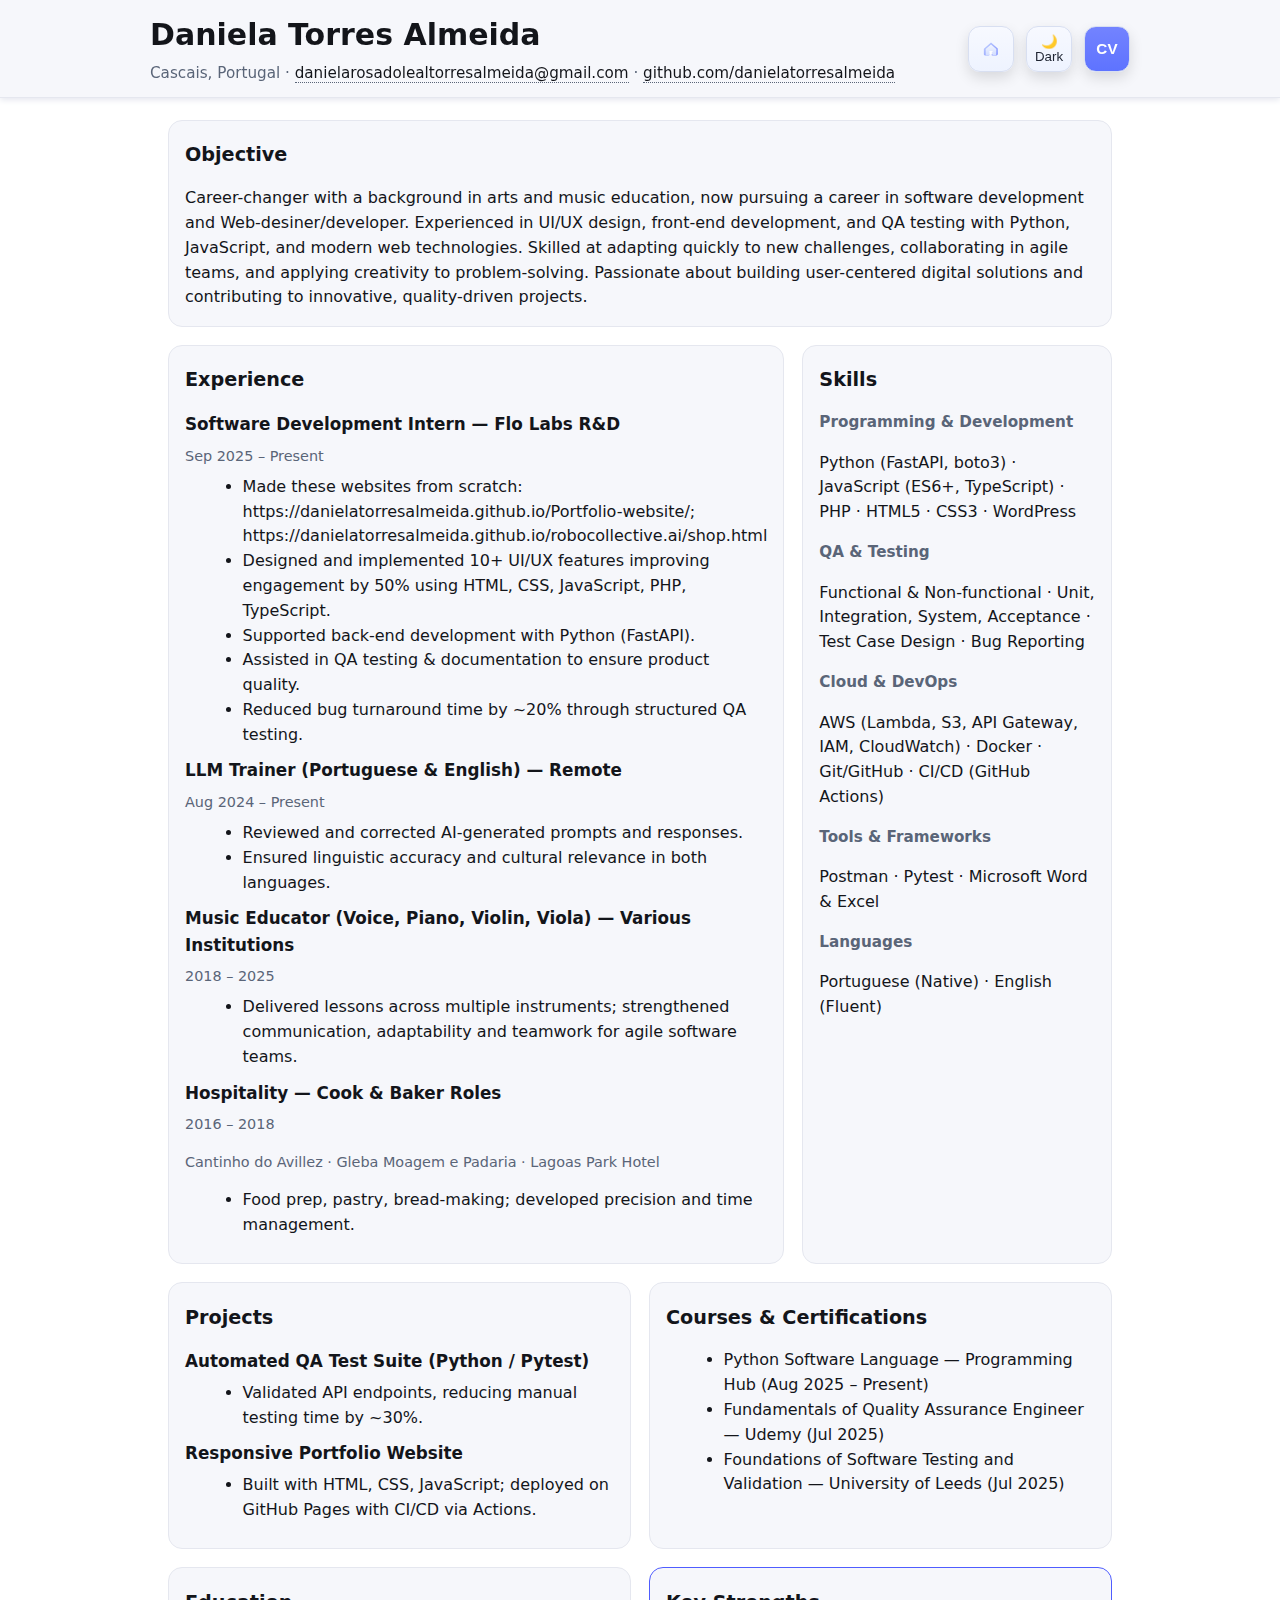
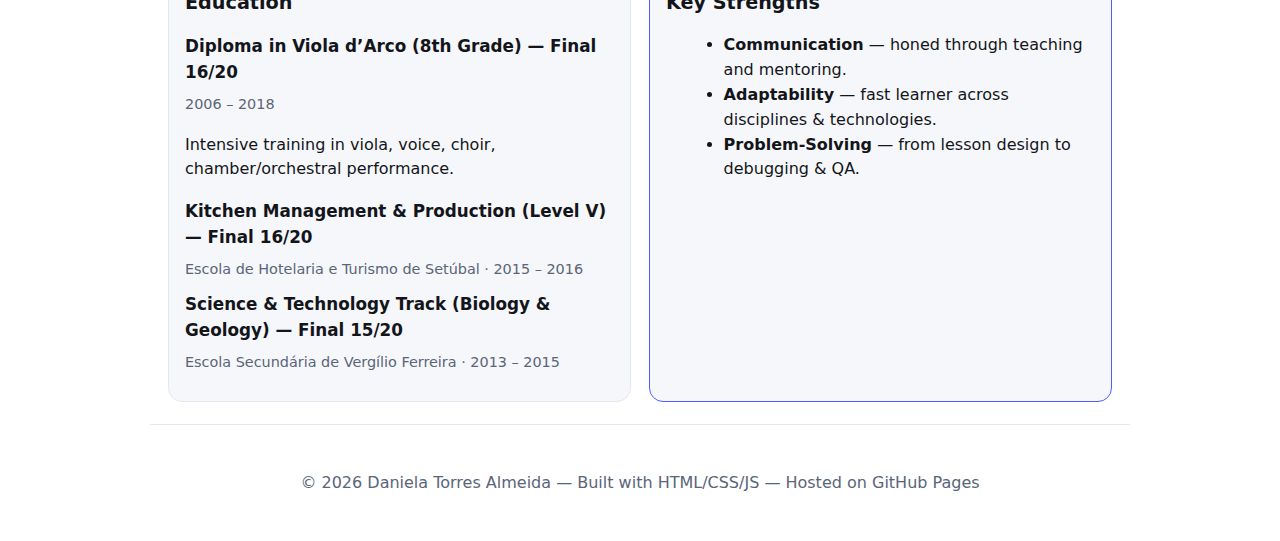
<file: index.html>
<!doctype html>
<html lang="en">
<head>
  <meta charset="utf-8" />
  <meta name="viewport" content="width=device-width, initial-scale=1" />
  <title>Daniela Torres Almeida | Resume</title>
  <meta name="description" content="Resume of Daniela Torres Almeida: software development &amp; QA." />
  <link rel="preload" href="styles.css" as="style" />
  <link rel="stylesheet" href="styles.css" />
  <link rel="icon" href="assets/headshot.jpg" />
</head>
<body>
  <header class="topbar">
    <div class="container topbar-inner">
      <div class="identity">
        <h1 class="name">Daniela Torres Almeida</h1>
        <p class="meta">
          Cascais, Portugal ·
          <a href="mailto:danielarosadolealtorresalmeida@gmail.com">danielarosadolealtorresalmeida@gmail.com</a> ·
          <a href="https://github.com/danielatorresalmeida" target="_blank" rel="noopener">github.com/danielatorresalmeida</a>
        </p>
      </div>
      <div class="actions">
        <a class="pill-btn ghost" href="https://danielatorresalmeida.github.io/Portfolio-website/#home" aria-label="Back to portfolio home">
          <span class="sr-only">Back to portfolio home</span>
          <svg class="icon icon-home" viewBox="0 0 24 24" aria-hidden="true" focusable="false">
            <defs>
              <linearGradient id="homeBody" x1="0%" y1="0%" x2="100%" y2="100%">
                <stop offset="0%" stop-color="#c6d5ff" />
                <stop offset="100%" stop-color="#7c8cff" />
              </linearGradient>
              <linearGradient id="homeFace" x1="0%" y1="0%" x2="0%" y2="100%">
                <stop offset="0%" stop-color="#f7f9ff" />
                <stop offset="100%" stop-color="#d6e1ff" />
              </linearGradient>
            </defs>
            <path d="M4.6 11.5 12 5l7.4 6.5v6a1.6 1.6 0 0 1-1.6 1.6h-3.9a1.5 1.5 0 0 1-1.5-1.5v-3.7h-2v3.7a1.5 1.5 0 0 1-1.5 1.5H5.8A1.6 1.6 0 0 1 4.2 18V12a.6.6 0 0 1 .4-.5z" fill="url(#homeBody)" />
            <path d="M6.2 12 12 7l5.8 5v5.9c0 .55-.45 1-.99 1H14v-3.5h-4v3.5H7.2c-.55 0-.99-.45-.99-1z" fill="url(#homeFace)" opacity="0.95" />
            <path d="M11 14.1h2a.9.9 0 0 1 .9.9v3h-3.8v-3a.9.9 0 0 1 .9-.9z" fill="#ffffff" opacity="0.9" />
          </svg>
        </a>
        <button id="theme-toggle" class="pill-btn ghost" aria-label="Toggle theme">
          <span class="sr-only">Toggle theme</span>
          <svg class="icon icon-cloud" viewBox="0 0 24 24" aria-hidden="true" focusable="false">
            <defs>
              <linearGradient id="cloudGradient" x1="0%" y1="0%" x2="0%" y2="100%">
                <stop offset="0%" stop-color="#ffffff" />
                <stop offset="100%" stop-color="#dfe8ff" />
              </linearGradient>
              <linearGradient id="moonGradient" x1="0%" y1="0%" x2="100%" y2="100%">
                <stop offset="0%" stop-color="#bcc6ff" />
                <stop offset="100%" stop-color="#7d8fff" />
              </linearGradient>
            </defs>
            <path d="M15.8 4.4a5.6 5.6 0 0 0-5.42 4.2A4.8 4.8 0 0 0 6 13.3 4.7 4.7 0 0 0 10.7 18H17a4.3 4.3 0 0 0 0-8.6h-.26a5.6 5.6 0 0 0-.94-4.99z" fill="url(#cloudGradient)" />
            <path d="M14.6 4.1a4.4 4.4 0 0 1 3.7 3.46c-1.06-.35-2.2-.25-3.24.29a4.4 4.4 0 0 1-2.18 5.83 4.4 4.4 0 0 1-3.38-.05 5.6 5.6 0 0 1 5.1-9.53z" fill="url(#moonGradient)" opacity="0.85" />
          </svg>
        </button>
        <button id="print-btn" class="pill-btn solid" aria-label="Download CV">
          <span class="pill-label">CV</span>
        </button>
      </div>
    </div>
  </header>

  <main class="container resume">
    <section class="intro card">
      <h2>Objective</h2>
      <p>
        Career-changer with a background in arts and music education, now pursuing a career in software development and
        Web-desiner/developer. Experienced in UI/UX design, front-end development, and QA testing with Python, JavaScript,
        and modern web technologies. Skilled at adapting quickly to new challenges, collaborating in agile teams, and
        applying creativity to problem-solving. Passionate about building user-centered digital solutions and
        contributing to innovative, quality-driven projects.
      </p>
    </section>

    <section class="two-col">
      <div class="col card">
        <h2>Experience</h2>

        <article class="item">
          <header>
            <h3>Software Development Intern — Flo Labs R&amp;D</h3>
            <span class="when">Sep 2025 – Present</span>
          </header>
          <ul>
            <li>Made these websites from scratch: https://danielatorresalmeida.github.io/Portfolio-website/; https://danielatorresalmeida.github.io/robocollective.ai/shop.html</li>
            <li>Designed and implemented 10+ UI/UX features improving engagement by 50% using HTML, CSS, JavaScript, PHP, TypeScript.</li>
            <li>Supported back-end development with Python (FastAPI).</li>
            <li>Assisted in QA testing & documentation to ensure product quality.</li>
            <li>Reduced bug turnaround time by ~20% through structured QA testing.</li>
          </ul>
        </article>

        <article class="item">
          <header>
            <h3>LLM Trainer (Portuguese &amp; English) — Remote</h3>
            <span class="when">Aug 2024 – Present</span>
          </header>
          <ul>
            <li>Reviewed and corrected AI-generated prompts and responses.</li>
            <li>Ensured linguistic accuracy and cultural relevance in both languages.</li>
          </ul>
        </article>

        <article class="item">
          <header>
            <h3>Music Educator (Voice, Piano, Violin, Viola) — Various Institutions</h3>
            <span class="when">2018 – 2025</span>
          </header>
          <ul>
            <li>Delivered lessons across multiple instruments; strengthened communication, adaptability and teamwork for agile software teams.</li>
          </ul>
        </article>

        <article class="item">
          <header>
            <h3>Hospitality — Cook &amp; Baker Roles</h3>
            <span class="when">2016 – 2018</span>
          </header>
          <p class="where">Cantinho do Avillez · Gleba Moagem e Padaria · Lagoas Park Hotel</p>
          <ul>
            <li>Food prep, pastry, bread-making; developed precision and time management.</li>
          </ul>
        </article>
      </div>

      <div class="col card">
        <h2>Skills</h2>
        <h4>Programming &amp; Development</h4>
        <p>Python (FastAPI, boto3) · JavaScript (ES6+, TypeScript) · PHP · HTML5 · CSS3 · WordPress</p>

        <h4>QA &amp; Testing</h4>
        <p>Functional &amp; Non-functional · Unit, Integration, System, Acceptance · Test Case Design · Bug Reporting</p>

        <h4>Cloud &amp; DevOps</h4>
        <p>AWS (Lambda, S3, API Gateway, IAM, CloudWatch) · Docker · Git/GitHub · CI/CD (GitHub Actions)</p>

        <h4>Tools &amp; Frameworks</h4>
        <p>Postman · Pytest · Microsoft Word &amp; Excel</p>

        <h4>Languages</h4>
        <p>Portuguese (Native) · English (Fluent)</p>
      </div>
    </section>

    <section class="two-col">
      <div class="col card">
        <h2>Projects</h2>
        <article class="item">
          <h3>Automated QA Test Suite (Python / Pytest)</h3>
          <ul>
            <li>Validated API endpoints, reducing manual testing time by ~30%.</li>
          </ul>
        </article>
        <article class="item">
          <h3>Responsive Portfolio Website</h3>
          <ul>
            <li>Built with HTML, CSS, JavaScript; deployed on GitHub Pages with CI/CD via Actions.</li>
          </ul>
        </article>
      </div>

      <div class="col card">
        <h2>Courses &amp; Certifications</h2>
        <ul class="flat">
          <li>Python Software Language — Programming Hub (Aug 2025 – Present)</li>
          <li>Fundamentals of Quality Assurance Engineer — Udemy (Jul 2025)</li>
          <li>Foundations of Software Testing and Validation — University of Leeds (Jul 2025)</li>
        </ul>
      </div>
    </section>

    <section class="two-col">
      <div class="col card">
        <h2>Education</h2>
        <article class="item">
          <h3>Diploma in Viola d’Arco (8th Grade) — Final 16/20</h3>
          <span class="when">2006 – 2018</span>
          <p>Intensive training in viola, voice, choir, chamber/orchestral performance.</p>
        </article>
        <article class="item">
          <h3>Kitchen Management &amp; Production (Level V) — Final 16/20</h3>
          <span class="when">Escola de Hotelaria e Turismo de Setúbal · 2015 – 2016</span>
        </article>
        <article class="item">
          <h3>Science &amp; Technology Track (Biology &amp; Geology) — Final 15/20</h3>
          <span class="when">Escola Secundária de Vergílio Ferreira · 2013 – 2015</span>
        </article>
      </div>

      <div class="col card highlight">
        <h2>Key Strengths</h2>
        <ul class="flat">
          <li><strong>Communication</strong> — honed through teaching and mentoring.</li>
          <li><strong>Adaptability</strong> — fast learner across disciplines & technologies.</li>
          <li><strong>Problem-Solving</strong> — from lesson design to debugging & QA.</li>
        </ul>
      </div>
    </section>
  </main>

  <footer class="container footer">
    <p>© <span id="year"></span> Daniela Torres Almeida — Built with HTML/CSS/JS — Hosted on GitHub Pages</p>
  </footer>

  <script src="script.js" defer></script>
</body>
</html>
</file>
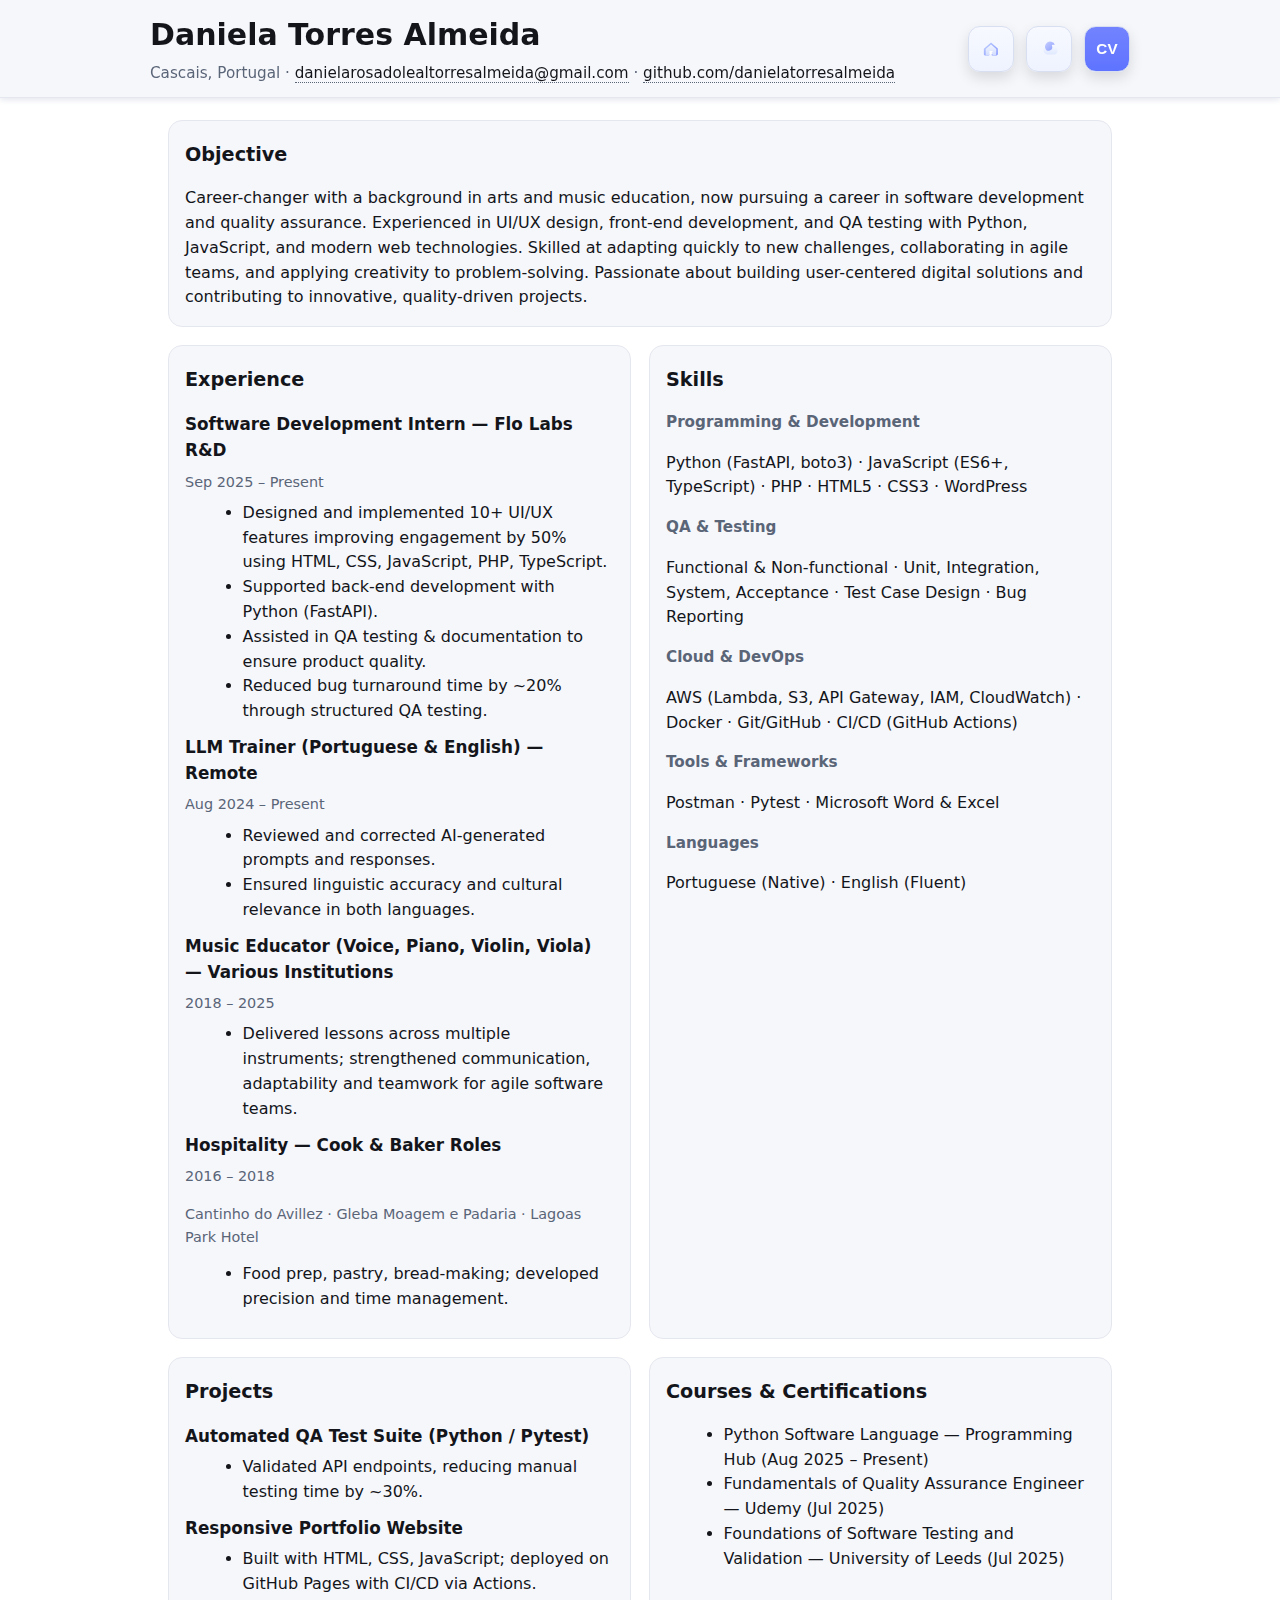
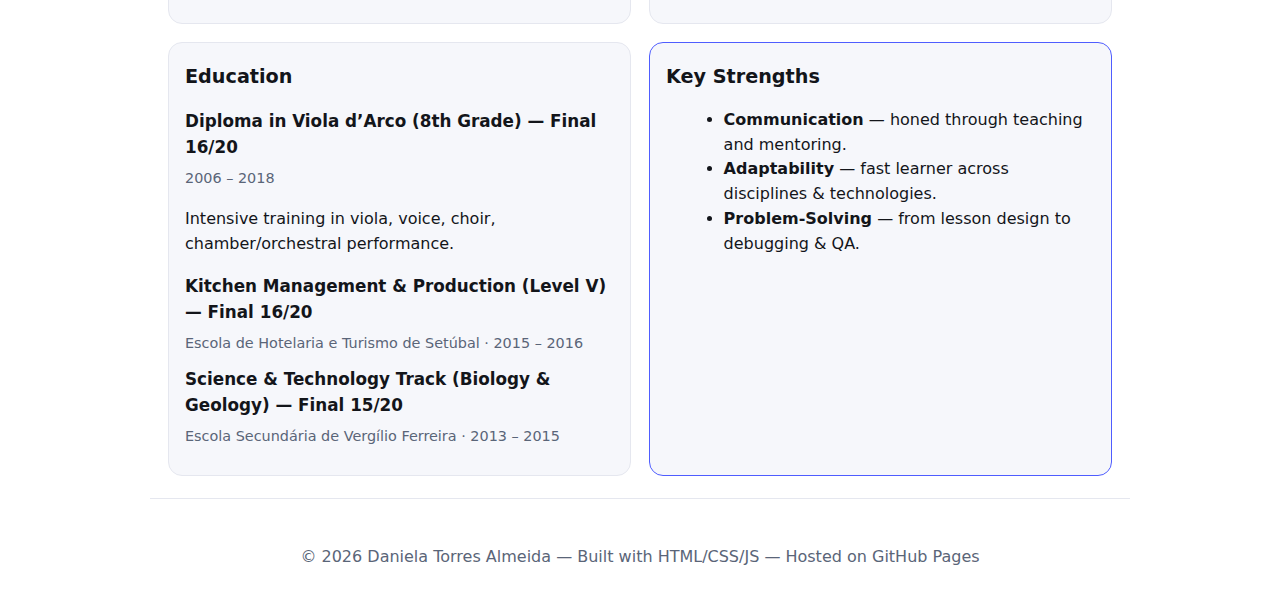
<file: resume-site-only/index.html>
<!doctype html>
<html lang="en">
<head>
  <meta charset="utf-8" />
  <meta name="viewport" content="width=device-width, initial-scale=1" />
  <title>Daniela Torres Almeida | Resume</title>
  <meta name="description" content="Resume of Daniela Torres Almeida: software development &amp; QA." />
  <link rel="preload" href="styles.css" as="style" />
  <link rel="stylesheet" href="styles.css" />
  <link rel="icon" href="assets/headshot.jpg" />
</head>
<body>
  <header class="topbar">
    <div class="container topbar-inner">
      <div class="identity">
        <h1 class="name">Daniela Torres Almeida</h1>
        <p class="meta">
          Cascais, Portugal ·
          <a href="mailto:danielarosadolealtorresalmeida@gmail.com">danielarosadolealtorresalmeida@gmail.com</a> ·
          <a href="https://github.com/danielatorresalmeida" target="_blank" rel="noopener">github.com/danielatorresalmeida</a>
        </p>
      </div>
      <div class="actions">
        <a class="pill-btn ghost" href="https://danielatorresalmeida.github.io/Portfolio-website/#home" aria-label="Back to portfolio home">
          <span class="sr-only">Back to portfolio home</span>
          <svg class="icon icon-home" viewBox="0 0 24 24" aria-hidden="true" focusable="false">
            <defs>
              <linearGradient id="homeBody" x1="0%" y1="0%" x2="100%" y2="100%">
                <stop offset="0%" stop-color="#c6d5ff" />
                <stop offset="100%" stop-color="#7c8cff" />
              </linearGradient>
              <linearGradient id="homeFace" x1="0%" y1="0%" x2="0%" y2="100%">
                <stop offset="0%" stop-color="#f7f9ff" />
                <stop offset="100%" stop-color="#d6e1ff" />
              </linearGradient>
            </defs>
            <path d="M4.6 11.5 12 5l7.4 6.5v6a1.6 1.6 0 0 1-1.6 1.6h-3.9a1.5 1.5 0 0 1-1.5-1.5v-3.7h-2v3.7a1.5 1.5 0 0 1-1.5 1.5H5.8A1.6 1.6 0 0 1 4.2 18V12a.6.6 0 0 1 .4-.5z" fill="url(#homeBody)" />
            <path d="M6.2 12 12 7l5.8 5v5.9c0 .55-.45 1-.99 1H14v-3.5h-4v3.5H7.2c-.55 0-.99-.45-.99-1z" fill="url(#homeFace)" opacity="0.95" />
            <path d="M11 14.1h2a.9.9 0 0 1 .9.9v3h-3.8v-3a.9.9 0 0 1 .9-.9z" fill="#ffffff" opacity="0.9" />
          </svg>
        </a>
        <button id="theme-toggle" class="pill-btn ghost" aria-label="Toggle theme">
          <span class="sr-only">Toggle theme</span>
          <svg class="icon icon-cloud" viewBox="0 0 24 24" aria-hidden="true" focusable="false">
            <defs>
              <linearGradient id="cloudGradient" x1="0%" y1="0%" x2="0%" y2="100%">
                <stop offset="0%" stop-color="#ffffff" />
                <stop offset="100%" stop-color="#dfe8ff" />
              </linearGradient>
              <linearGradient id="moonGradient" x1="0%" y1="0%" x2="100%" y2="100%">
                <stop offset="0%" stop-color="#bcc6ff" />
                <stop offset="100%" stop-color="#7d8fff" />
              </linearGradient>
            </defs>
            <path d="M15.8 4.4a5.6 5.6 0 0 0-5.42 4.2A4.8 4.8 0 0 0 6 13.3 4.7 4.7 0 0 0 10.7 18H17a4.3 4.3 0 0 0 0-8.6h-.26a5.6 5.6 0 0 0-.94-4.99z" fill="url(#cloudGradient)" />
            <path d="M14.6 4.1a4.4 4.4 0 0 1 3.7 3.46c-1.06-.35-2.2-.25-3.24.29a4.4 4.4 0 0 1-2.18 5.83 4.4 4.4 0 0 1-3.38-.05 5.6 5.6 0 0 1 5.1-9.53z" fill="url(#moonGradient)" opacity="0.85" />
          </svg>
        </button>
        <button id="print-btn" class="pill-btn solid" aria-label="Download CV">
          <span class="pill-label">CV</span>
        </button>
      </div>
    </div>
  </header>

  <main class="container resume">
    <section class="intro card">
      <h2>Objective</h2>
      <p>
        Career-changer with a background in arts and music education, now pursuing a career in software development and
        quality assurance. Experienced in UI/UX design, front-end development, and QA testing with Python, JavaScript,
        and modern web technologies. Skilled at adapting quickly to new challenges, collaborating in agile teams, and
        applying creativity to problem-solving. Passionate about building user-centered digital solutions and
        contributing to innovative, quality-driven projects.
      </p>
    </section>

    <section class="two-col">
      <div class="col card">
        <h2>Experience</h2>

        <article class="item">
          <header>
            <h3>Software Development Intern — Flo Labs R&amp;D</h3>
            <span class="when">Sep 2025 – Present</span>
          </header>
          <ul>
            <li>Designed and implemented 10+ UI/UX features improving engagement by 50% using HTML, CSS, JavaScript, PHP, TypeScript.</li>
            <li>Supported back-end development with Python (FastAPI).</li>
            <li>Assisted in QA testing & documentation to ensure product quality.</li>
            <li>Reduced bug turnaround time by ~20% through structured QA testing.</li>
          </ul>
        </article>

        <article class="item">
          <header>
            <h3>LLM Trainer (Portuguese &amp; English) — Remote</h3>
            <span class="when">Aug 2024 – Present</span>
          </header>
          <ul>
            <li>Reviewed and corrected AI-generated prompts and responses.</li>
            <li>Ensured linguistic accuracy and cultural relevance in both languages.</li>
          </ul>
        </article>

        <article class="item">
          <header>
            <h3>Music Educator (Voice, Piano, Violin, Viola) — Various Institutions</h3>
            <span class="when">2018 – 2025</span>
          </header>
          <ul>
            <li>Delivered lessons across multiple instruments; strengthened communication, adaptability and teamwork for agile software teams.</li>
          </ul>
        </article>

        <article class="item">
          <header>
            <h3>Hospitality — Cook &amp; Baker Roles</h3>
            <span class="when">2016 – 2018</span>
          </header>
          <p class="where">Cantinho do Avillez · Gleba Moagem e Padaria · Lagoas Park Hotel</p>
          <ul>
            <li>Food prep, pastry, bread-making; developed precision and time management.</li>
          </ul>
        </article>
      </div>

      <div class="col card">
        <h2>Skills</h2>
        <h4>Programming &amp; Development</h4>
        <p>Python (FastAPI, boto3) · JavaScript (ES6+, TypeScript) · PHP · HTML5 · CSS3 · WordPress</p>

        <h4>QA &amp; Testing</h4>
        <p>Functional &amp; Non-functional · Unit, Integration, System, Acceptance · Test Case Design · Bug Reporting</p>

        <h4>Cloud &amp; DevOps</h4>
        <p>AWS (Lambda, S3, API Gateway, IAM, CloudWatch) · Docker · Git/GitHub · CI/CD (GitHub Actions)</p>

        <h4>Tools &amp; Frameworks</h4>
        <p>Postman · Pytest · Microsoft Word &amp; Excel</p>

        <h4>Languages</h4>
        <p>Portuguese (Native) · English (Fluent)</p>
      </div>
    </section>

    <section class="two-col">
      <div class="col card">
        <h2>Projects</h2>
        <article class="item">
          <h3>Automated QA Test Suite (Python / Pytest)</h3>
          <ul>
            <li>Validated API endpoints, reducing manual testing time by ~30%.</li>
          </ul>
        </article>
        <article class="item">
          <h3>Responsive Portfolio Website</h3>
          <ul>
            <li>Built with HTML, CSS, JavaScript; deployed on GitHub Pages with CI/CD via Actions.</li>
          </ul>
        </article>
      </div>

      <div class="col card">
        <h2>Courses &amp; Certifications</h2>
        <ul class="flat">
          <li>Python Software Language — Programming Hub (Aug 2025 – Present)</li>
          <li>Fundamentals of Quality Assurance Engineer — Udemy (Jul 2025)</li>
          <li>Foundations of Software Testing and Validation — University of Leeds (Jul 2025)</li>
        </ul>
      </div>
    </section>

    <section class="two-col">
      <div class="col card">
        <h2>Education</h2>
        <article class="item">
          <h3>Diploma in Viola d’Arco (8th Grade) — Final 16/20</h3>
          <span class="when">2006 – 2018</span>
          <p>Intensive training in viola, voice, choir, chamber/orchestral performance.</p>
        </article>
        <article class="item">
          <h3>Kitchen Management &amp; Production (Level V) — Final 16/20</h3>
          <span class="when">Escola de Hotelaria e Turismo de Setúbal · 2015 – 2016</span>
        </article>
        <article class="item">
          <h3>Science &amp; Technology Track (Biology &amp; Geology) — Final 15/20</h3>
          <span class="when">Escola Secundária de Vergílio Ferreira · 2013 – 2015</span>
        </article>
      </div>

      <div class="col card highlight">
        <h2>Key Strengths</h2>
        <ul class="flat">
          <li><strong>Communication</strong> — honed through teaching and mentoring.</li>
          <li><strong>Adaptability</strong> — fast learner across disciplines & technologies.</li>
          <li><strong>Problem-Solving</strong> — from lesson design to debugging & QA.</li>
        </ul>
      </div>
    </section>
  </main>

  <footer class="container footer">
    <p>© <span id="year"></span> Daniela Torres Almeida — Built with HTML/CSS/JS — Hosted on GitHub Pages</p>
  </footer>

  <script src="script.js" defer></script>
</body>
</html>
</file>
<file: styles.css>
/* === Theme variables === */
/* Default to dark */
:root {
  --bg: #0b0c10;
  --panel: #12141a;
  --text: #e9ebf0;
  --muted:#9aa3b2;
  --accent:#6b7bff;
  --border:#1d2230;
  --paper:#ffffff; /* print */
}

/* Force LIGHT when data-theme="light" */
:root[data-theme="light"] {
  --bg:#ffffff;
  --panel:#f6f7fb;
  --text:#13151a;
  --muted:#5a6578;
  --accent:#4f5dff;
  --border:#e5e7ef;
}

/* Force DARK when data-theme="dark"] (optional, keeps intent explicit) */
:root[data-theme="dark"] {
  --bg: #0b0c10;
  --panel: #12141a;
  --text: #e9ebf0;
  --muted:#9aa3b2;
  --accent:#6b7bff;
  --border:#1d2230;
}

/* Optional: respect system preference WHEN no data-theme is set */
@media (prefers-color-scheme: light) {
  :root:not([data-theme]) {
    --bg:#ffffff;
    --panel:#f6f7fb;
    --text:#13151a;
    --muted:#5a6578;
    --accent:#4f5dff;
    --border:#e5e7ef;
  }
}

*{box-sizing:border-box}
html,body{height:100%}
body{
  margin:0;
  font-family: ui-sans-serif, system-ui, -apple-system, Segoe UI, Roboto, "Helvetica Neue", Arial;
  color:var(--text);
  background:var(--bg);
  line-height:1.55;
}

.container{max-width:980px;margin:0 auto;padding:0 18px}
.topbar{
  position:sticky;top:0;z-index:10;
  background:rgba(12,14,20,.8);backdrop-filter:blur(8px);
  border-bottom:1px solid var(--border);
}
.topbar .topbar-inner{display:flex;gap:16px;align-items:center;justify-content:space-between;padding:12px 0}
.name{margin:0;font-size:clamp(22px,4vw,30px)}
.meta{margin:.2rem 0 0;color:var(--muted);font-size:.95rem}
.meta a{color:var(--text);text-decoration:none;border-bottom:1px dotted var(--muted)}
.actions{display:flex;gap:12px}
.pill-btn{
  width:46px;height:46px;
  display:inline-flex;align-items:center;justify-content:center;
  border-radius:12px;
  border:1px solid #dfe4f5;
  background:linear-gradient(180deg,#ffffff 0%,#eef2ff 100%);
  color:#1f2533;
  text-decoration:none;
  flex-shrink:0;
  box-shadow:0 8px 18px rgba(0,0,0,.18);
  cursor:pointer;
  transition:transform .14s ease, box-shadow .2s ease, border-color .2s ease, background .2s ease;
}
.pill-btn:hover{transform:translateY(-1px);box-shadow:0 10px 22px rgba(0,0,0,.24);}
.pill-btn:active{transform:translateY(0);box-shadow:0 6px 14px rgba(0,0,0,.18);}
.pill-btn:focus-visible{outline:2px solid var(--accent);outline-offset:2px;}
.pill-btn.ghost{
  border-color:var(--border);
}
.pill-btn.solid{
  background:linear-gradient(180deg,#7383ff 0%,#5e73ff 100%);
  color:#fff;
  border-color:rgba(107,123,255,.5);
  box-shadow:0 10px 24px rgba(99,113,255,.4);
  font-weight:700;
}
.pill-btn .pill-label{font-size:.95rem;letter-spacing:.02em;}
.pill-btn .icon{width:22px;height:22px;display:block;}
:root[data-theme="light"] .pill-btn{border-color:#d8dff1;box-shadow:0 6px 14px rgba(0,0,0,.12);}
:root[data-theme="dark"] .pill-btn{border-color:#1c2435;box-shadow:0 10px 22px rgba(0,0,0,.32);}
:root[data-theme="light"] .pill-btn.ghost{background:linear-gradient(180deg,#f7f9ff 0%,#eef3ff 100%);}
:root[data-theme="dark"] .pill-btn.ghost{background:linear-gradient(180deg,#fdfdfd 0%,#e4e8f9 100%);color:#1c2233;}
.sr-only{position:absolute;width:1px;height:1px;padding:0;margin:-1px;overflow:hidden;clip:rect(0,0,0,0);white-space:nowrap;border:0;}

/* Make header match the light gray cards in LIGHT mode */
:root[data-theme="light"] .topbar {
  background: var(--panel) !important;         /* = #f6f7fb */
  border-bottom: 1px solid var(--border) !important; /* = #e5e7ef */
  box-shadow: 0 2px 6px var(--border);         /* subtle shadow like the boxes */
  backdrop-filter: none;                       /* avoid darkening tint in light mode */
}

:root[data-theme="dark"] .topbar { box-shadow: 0 2px 6px rgba(0,0,0,.35); }

.resume{display:grid;gap:18px;margin:22px auto}
.card{
  background:var(--panel);
  border:1px solid var(--border);
  border-radius:14px;
  padding:16px;
}
.highlight{border-color:var(--accent)}

.intro p{margin:.4rem 0 0}

.two-col{display:grid;grid-template-columns:1fr;gap:18px}
@media (min-width:900px){
  .two-col{grid-template-columns:1fr 1fr}
}
h2{margin:.2rem 0 1rem;font-size:1.2rem}
h3{margin:.2rem 0 .4rem;font-size:1.05rem}
h4{margin:.8rem 0 .2rem;font-size:.95rem;color:var(--muted)}
.when,.where{color:var(--muted);font-size:.9rem}
.item{margin:0 0 10px}
ul{margin:.4rem 0 .4rem 1.1rem}
ul.flat{list-style:disc;margin:.2rem 0 .4rem 1.1rem}
.footer{padding:30px 0;color:var(--muted);text-align:center;border-top:1px solid var(--border)}

/* PRINT (one clean page if content fits) */
@media print{
  :root{
    --bg:var(--paper); --panel:var(--paper); --text:#111; --muted:#555; --border:#ddd;
  }
  body{background:var(--paper)}
  .topbar, .actions, #theme-toggle, #print-btn { display:none !important; }
  .container{max-width:800px}
  .card{border:0;padding:0}
  .resume{gap:10px}
  a{color:#111;text-decoration:none}
}
</file>
<file: resume-site-only/styles.css>
/* === Theme variables === */
/* Default to dark */
:root {
  --bg: #0b0c10;
  --panel: #12141a;
  --text: #e9ebf0;
  --muted:#9aa3b2;
  --accent:#6b7bff;
  --border:#1d2230;
  --paper:#ffffff; /* print */
}

/* Force LIGHT when data-theme="light" */
:root[data-theme="light"] {
  --bg:#ffffff;
  --panel:#f6f7fb;
  --text:#13151a;
  --muted:#5a6578;
  --accent:#4f5dff;
  --border:#e5e7ef;
}

/* Force DARK when data-theme="dark"] (optional, keeps intent explicit) */
:root[data-theme="dark"] {
  --bg: #0b0c10;
  --panel: #12141a;
  --text: #e9ebf0;
  --muted:#9aa3b2;
  --accent:#6b7bff;
  --border:#1d2230;
}

/* Optional: respect system preference WHEN no data-theme is set */
@media (prefers-color-scheme: light) {
  :root:not([data-theme]) {
    --bg:#ffffff;
    --panel:#f6f7fb;
    --text:#13151a;
    --muted:#5a6578;
    --accent:#4f5dff;
    --border:#e5e7ef;
  }
}

*{box-sizing:border-box}
html,body{height:100%}
body{
  margin:0;
  font-family: ui-sans-serif, system-ui, -apple-system, Segoe UI, Roboto, "Helvetica Neue", Arial;
  color:var(--text);
  background:var(--bg);
  line-height:1.55;
}

.container{max-width:980px;margin:0 auto;padding:0 18px}
.topbar{
  position:sticky;top:0;z-index:10;
  background:rgba(12,14,20,.8);backdrop-filter:blur(8px);
  border-bottom:1px solid var(--border);
}
.topbar .topbar-inner{display:flex;gap:16px;align-items:center;justify-content:space-between;padding:12px 0}
.name{margin:0;font-size:clamp(22px,4vw,30px)}
.meta{margin:.2rem 0 0;color:var(--muted);font-size:.95rem}
.meta a{color:var(--text);text-decoration:none;border-bottom:1px dotted var(--muted)}
.actions{display:flex;gap:12px}
.pill-btn{
  width:46px;height:46px;
  display:inline-flex;align-items:center;justify-content:center;
  border-radius:12px;
  border:1px solid #dfe4f5;
  background:linear-gradient(180deg,#ffffff 0%,#eef2ff 100%);
  color:#1f2533;
  text-decoration:none;
  flex-shrink:0;
  box-shadow:0 8px 18px rgba(0,0,0,.18);
  cursor:pointer;
  transition:transform .14s ease, box-shadow .2s ease, border-color .2s ease, background .2s ease;
}
.pill-btn:hover{transform:translateY(-1px);box-shadow:0 10px 22px rgba(0,0,0,.24);}
.pill-btn:active{transform:translateY(0);box-shadow:0 6px 14px rgba(0,0,0,.18);}
.pill-btn:focus-visible{outline:2px solid var(--accent);outline-offset:2px;}
.pill-btn.ghost{
  border-color:var(--border);
}
.pill-btn.solid{
  background:linear-gradient(180deg,#7383ff 0%,#5e73ff 100%);
  color:#fff;
  border-color:rgba(107,123,255,.5);
  box-shadow:0 10px 24px rgba(99,113,255,.4);
  font-weight:700;
}
.pill-btn .pill-label{font-size:.95rem;letter-spacing:.02em;}
.pill-btn .icon{width:22px;height:22px;display:block;}
:root[data-theme="light"] .pill-btn{border-color:#d8dff1;box-shadow:0 6px 14px rgba(0,0,0,.12);}
:root[data-theme="dark"] .pill-btn{border-color:#1c2435;box-shadow:0 10px 22px rgba(0,0,0,.32);}
:root[data-theme="light"] .pill-btn.ghost{background:linear-gradient(180deg,#f7f9ff 0%,#eef3ff 100%);}
:root[data-theme="dark"] .pill-btn.ghost{background:linear-gradient(180deg,#fdfdfd 0%,#e4e8f9 100%);color:#1c2233;}
.sr-only{position:absolute;width:1px;height:1px;padding:0;margin:-1px;overflow:hidden;clip:rect(0,0,0,0);white-space:nowrap;border:0;}

/* Make header match the light gray cards in LIGHT mode */
:root[data-theme="light"] .topbar {
  background: var(--panel) !important;         /* = #f6f7fb */
  border-bottom: 1px solid var(--border) !important; /* = #e5e7ef */
  box-shadow: 0 2px 6px var(--border);         /* subtle shadow like the boxes */
  backdrop-filter: none;                       /* avoid darkening tint in light mode */
}

:root[data-theme="dark"] .topbar { box-shadow: 0 2px 6px rgba(0,0,0,.35); }

.resume{display:grid;gap:18px;margin:22px auto}
.card{
  background:var(--panel);
  border:1px solid var(--border);
  border-radius:14px;
  padding:16px;
}
.highlight{border-color:var(--accent)}

.intro p{margin:.4rem 0 0}

.two-col{display:grid;grid-template-columns:1fr;gap:18px}
@media (min-width:900px){
  .two-col{grid-template-columns:1fr 1fr}
}
h2{margin:.2rem 0 1rem;font-size:1.2rem}
h3{margin:.2rem 0 .4rem;font-size:1.05rem}
h4{margin:.8rem 0 .2rem;font-size:.95rem;color:var(--muted)}
.when,.where{color:var(--muted);font-size:.9rem}
.item{margin:0 0 10px}
ul{margin:.4rem 0 .4rem 1.1rem}
ul.flat{list-style:disc;margin:.2rem 0 .4rem 1.1rem}
.footer{padding:30px 0;color:var(--muted);text-align:center;border-top:1px solid var(--border)}

/* PRINT (one clean page if content fits) */
@media print{
  :root{
    --bg:var(--paper); --panel:var(--paper); --text:#111; --muted:#555; --border:#ddd;
  }
  body{background:var(--paper)}
  .topbar, .actions, #theme-toggle, #print-btn { display:none !important; }
  .container{max-width:800px}
  .card{border:0;padding:0}
  .resume{gap:10px}
  a{color:#111;text-decoration:none}
}
</file>
